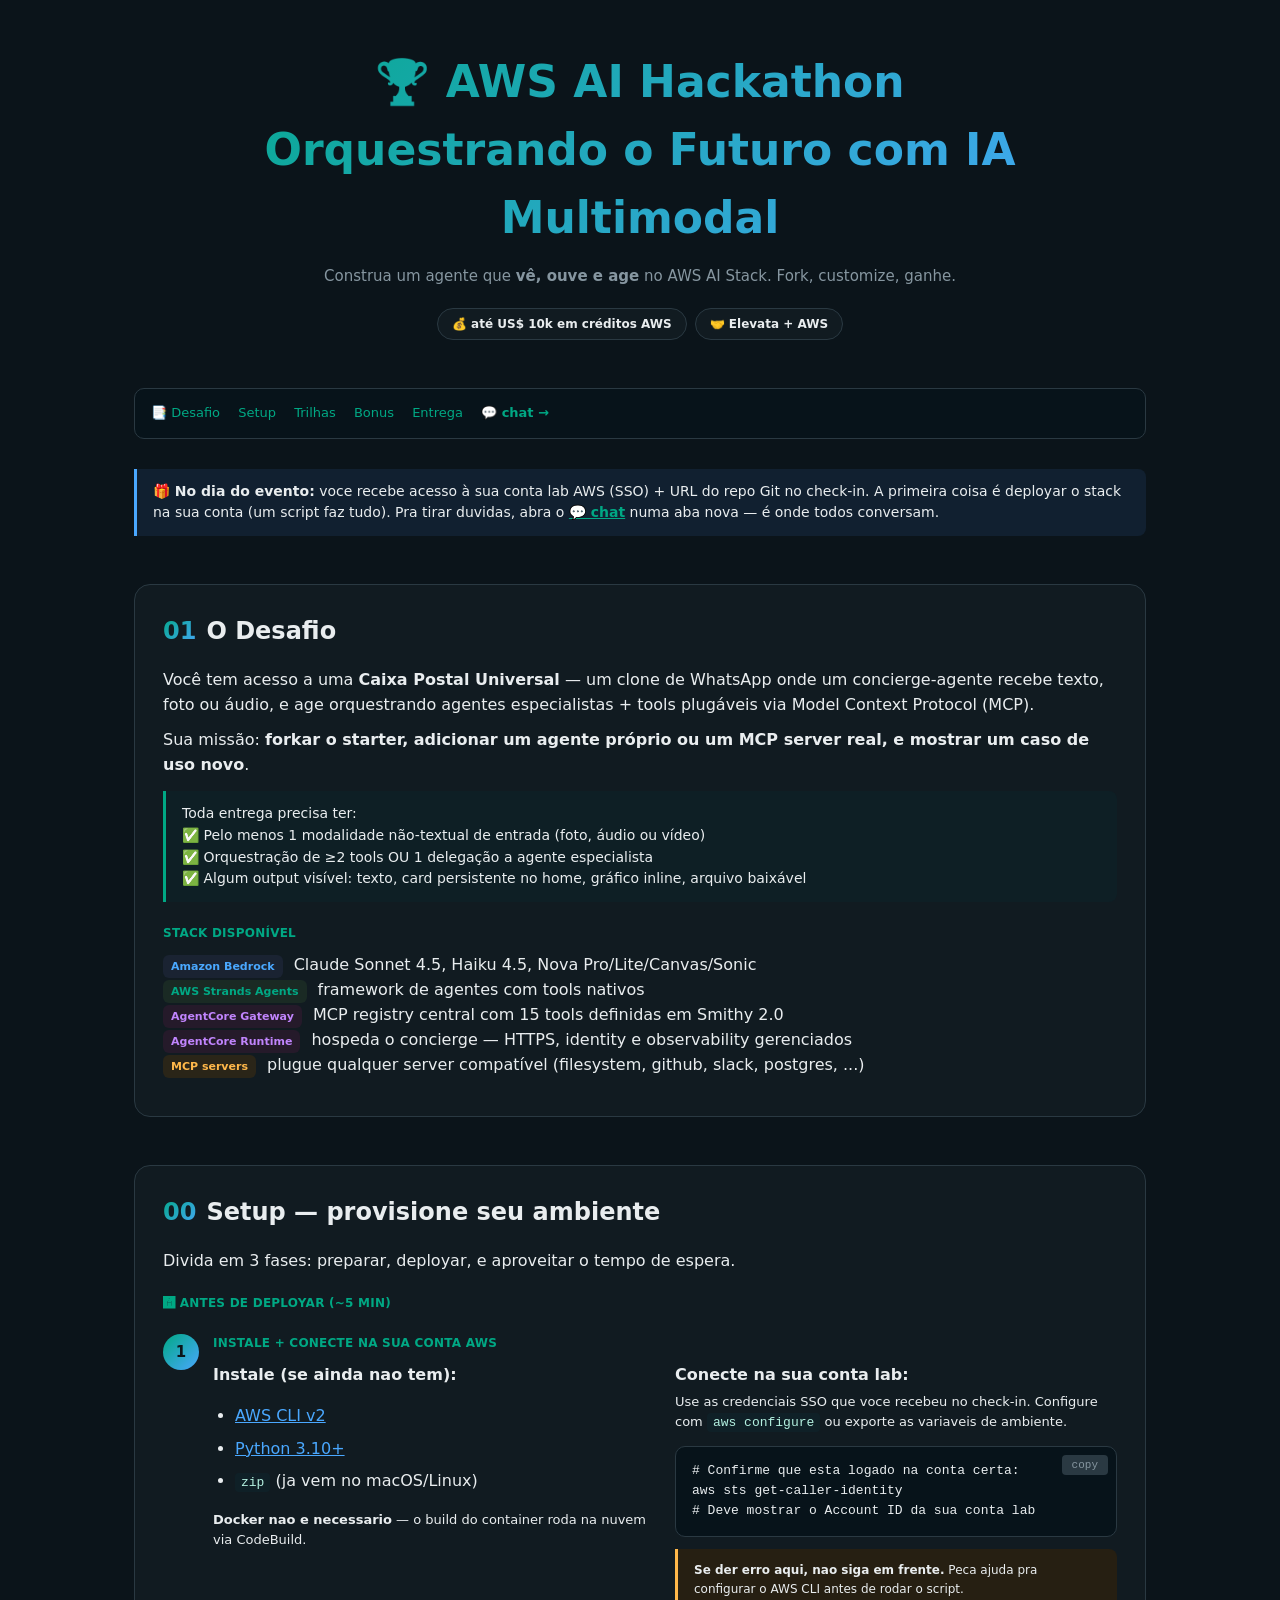
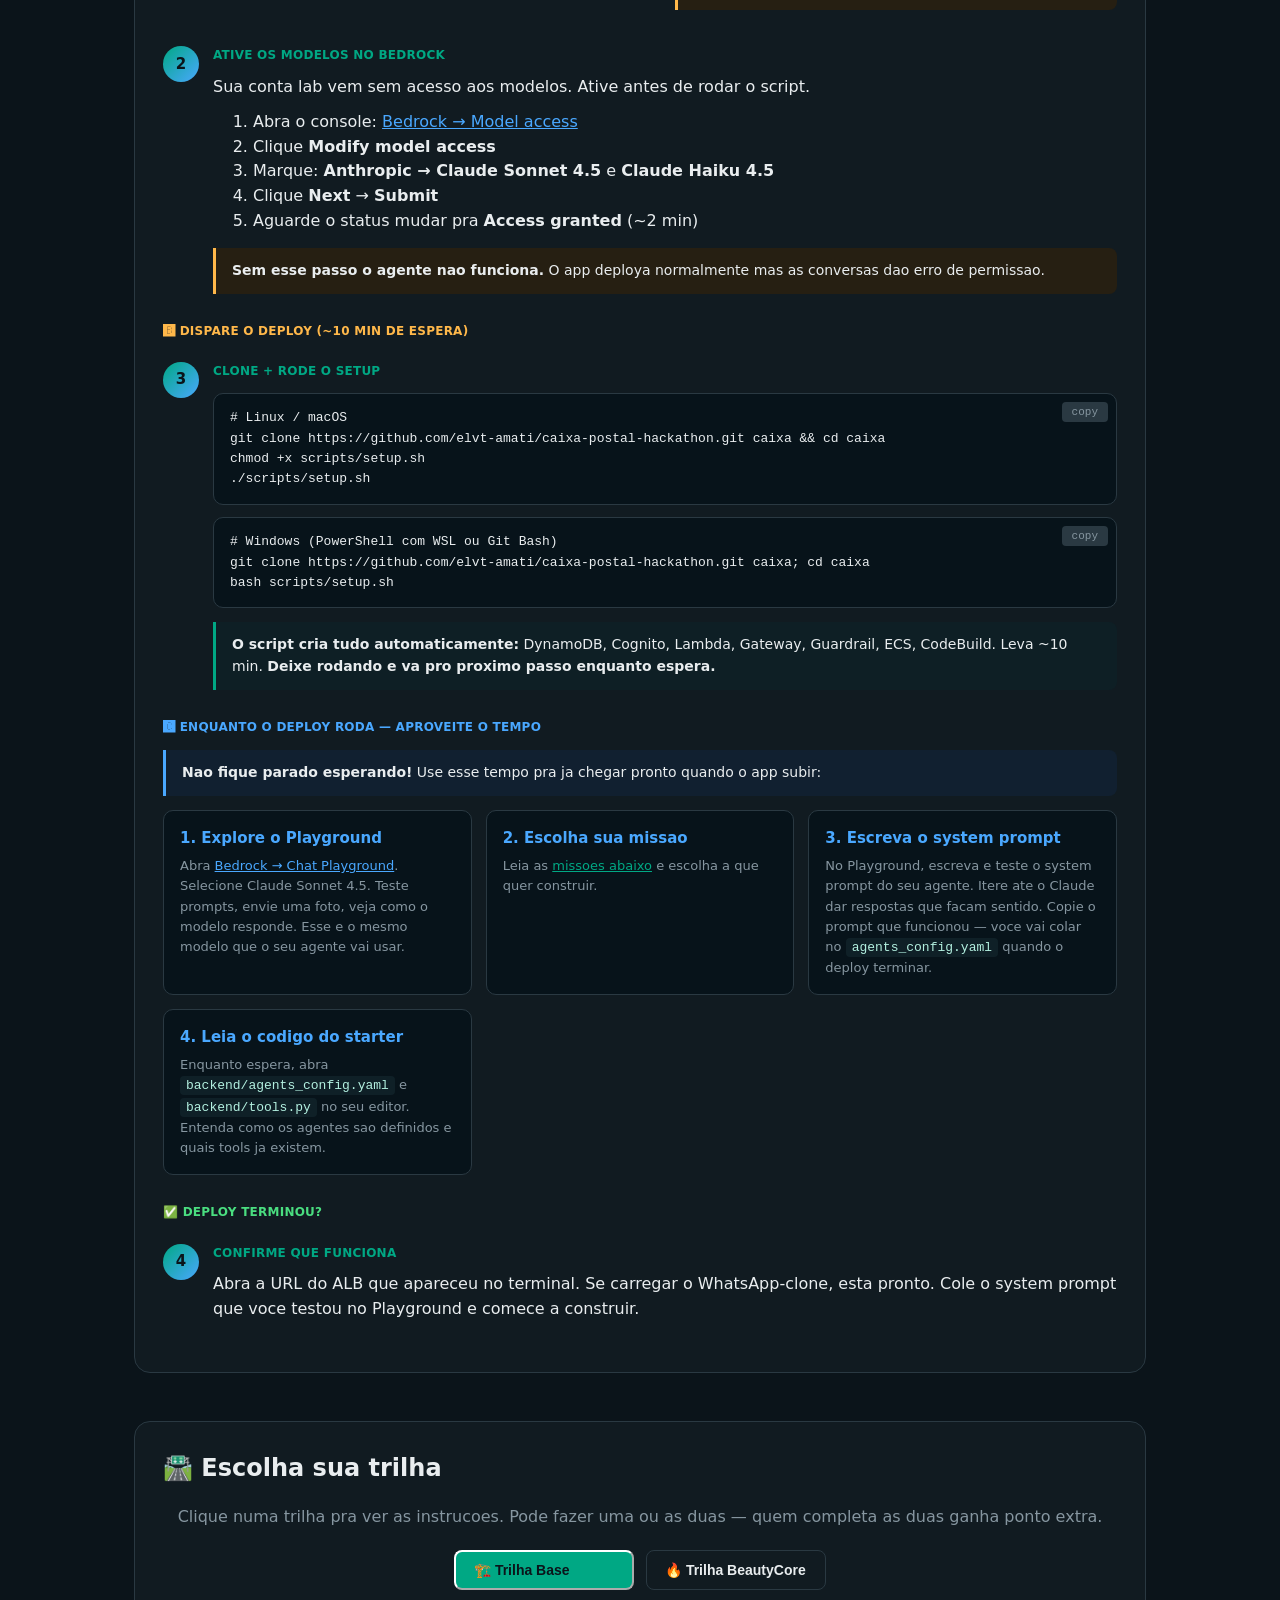
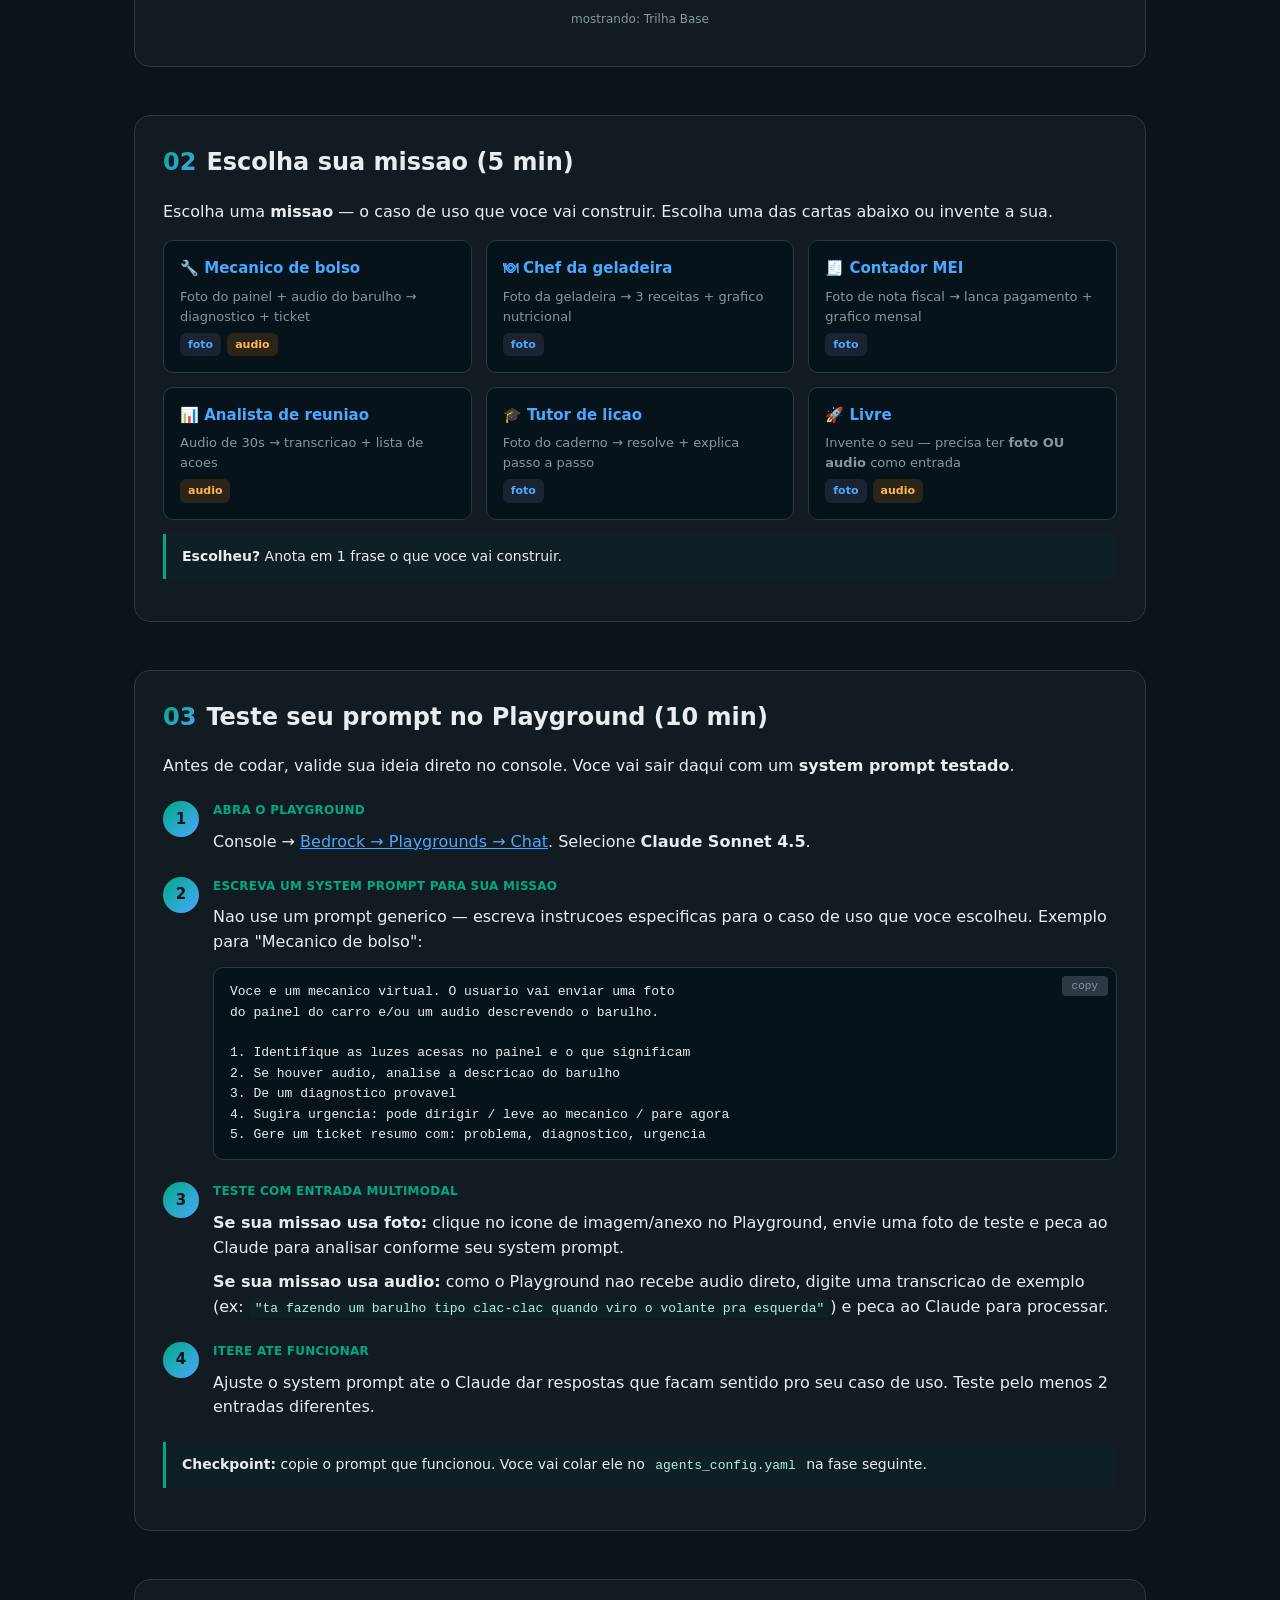
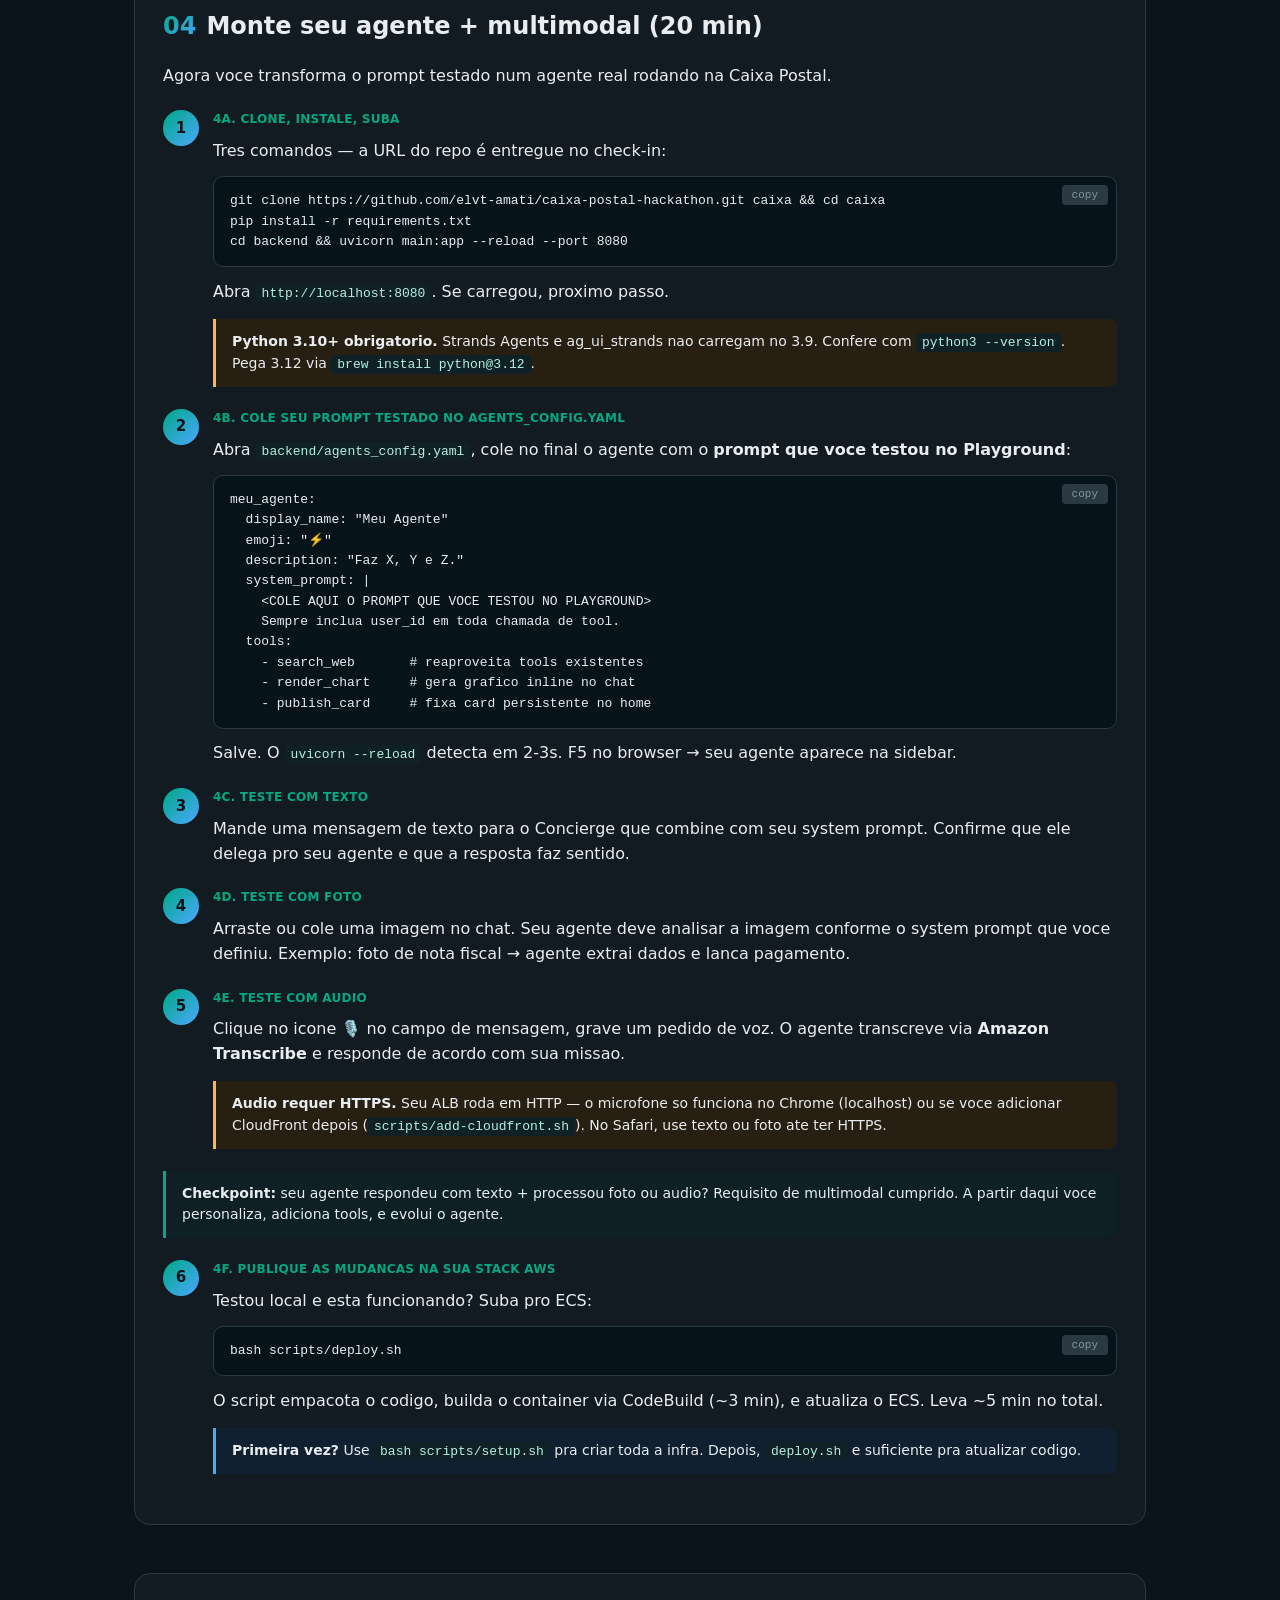
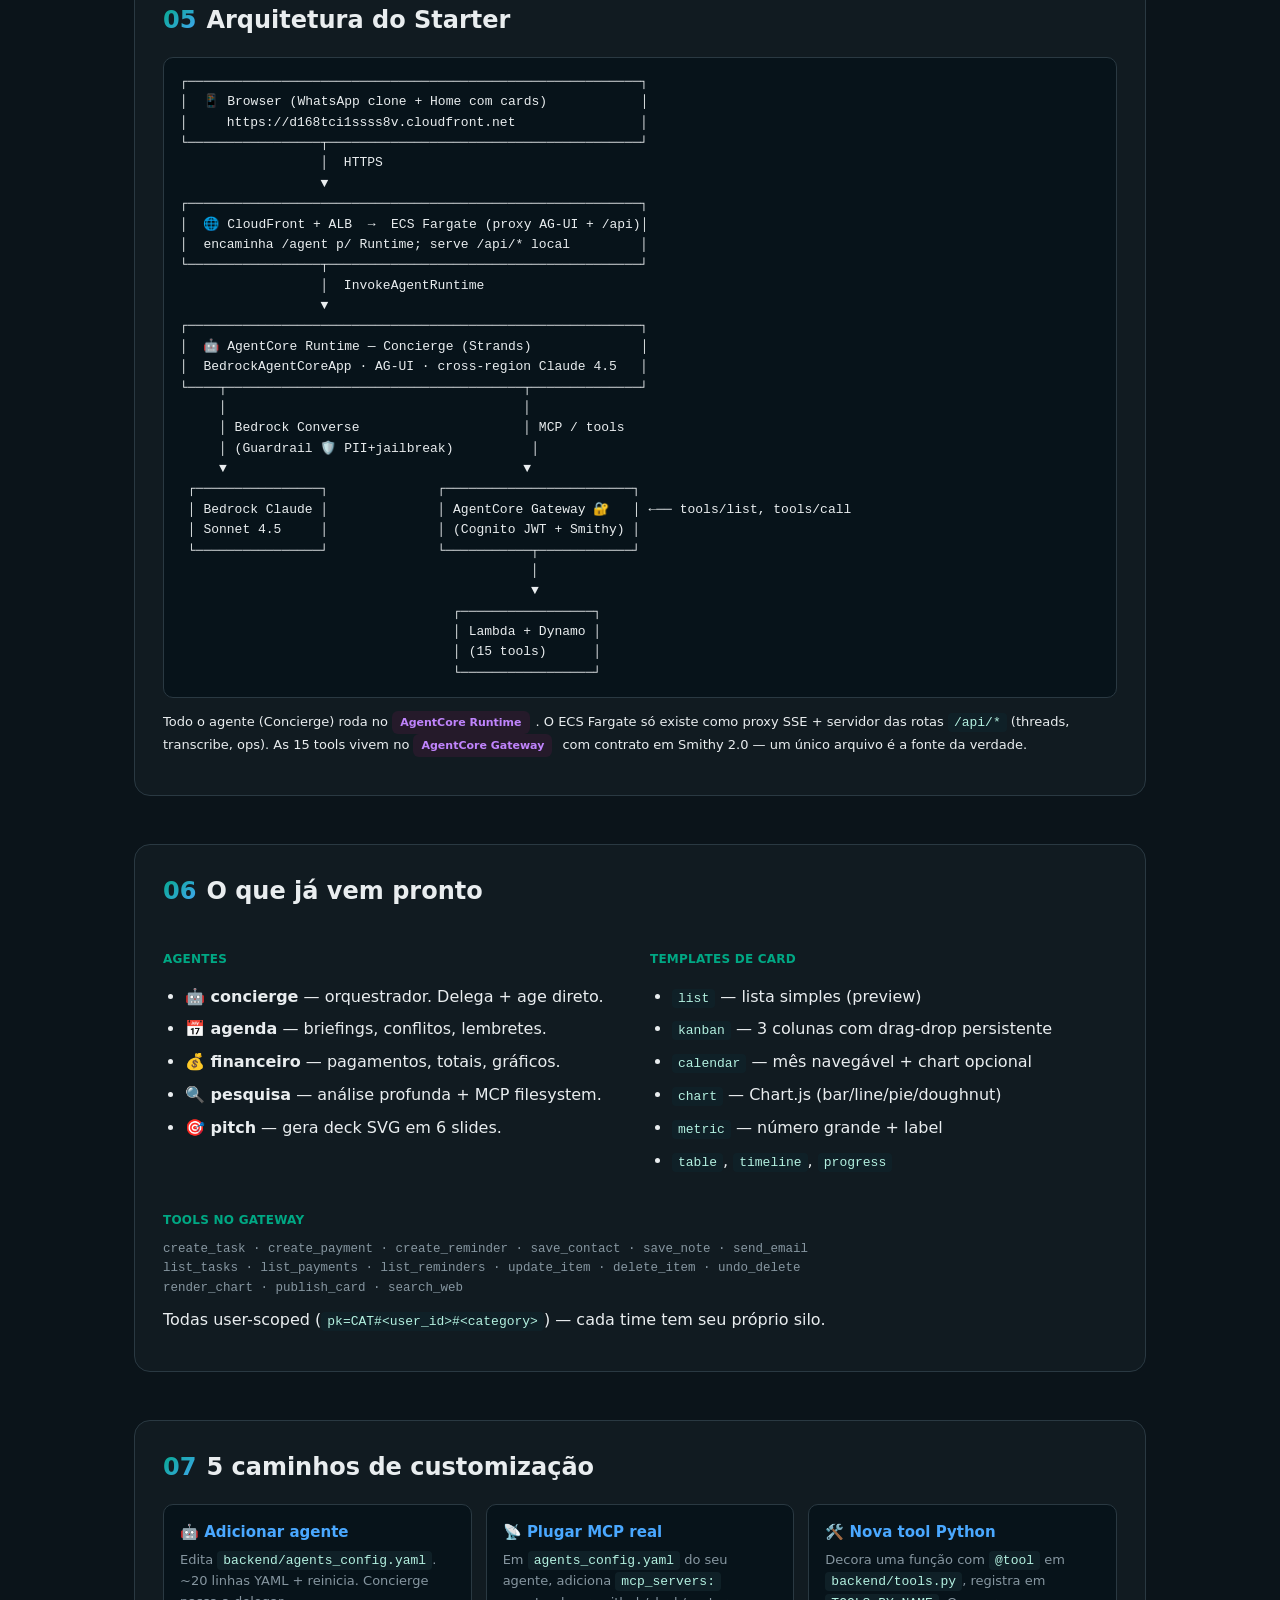
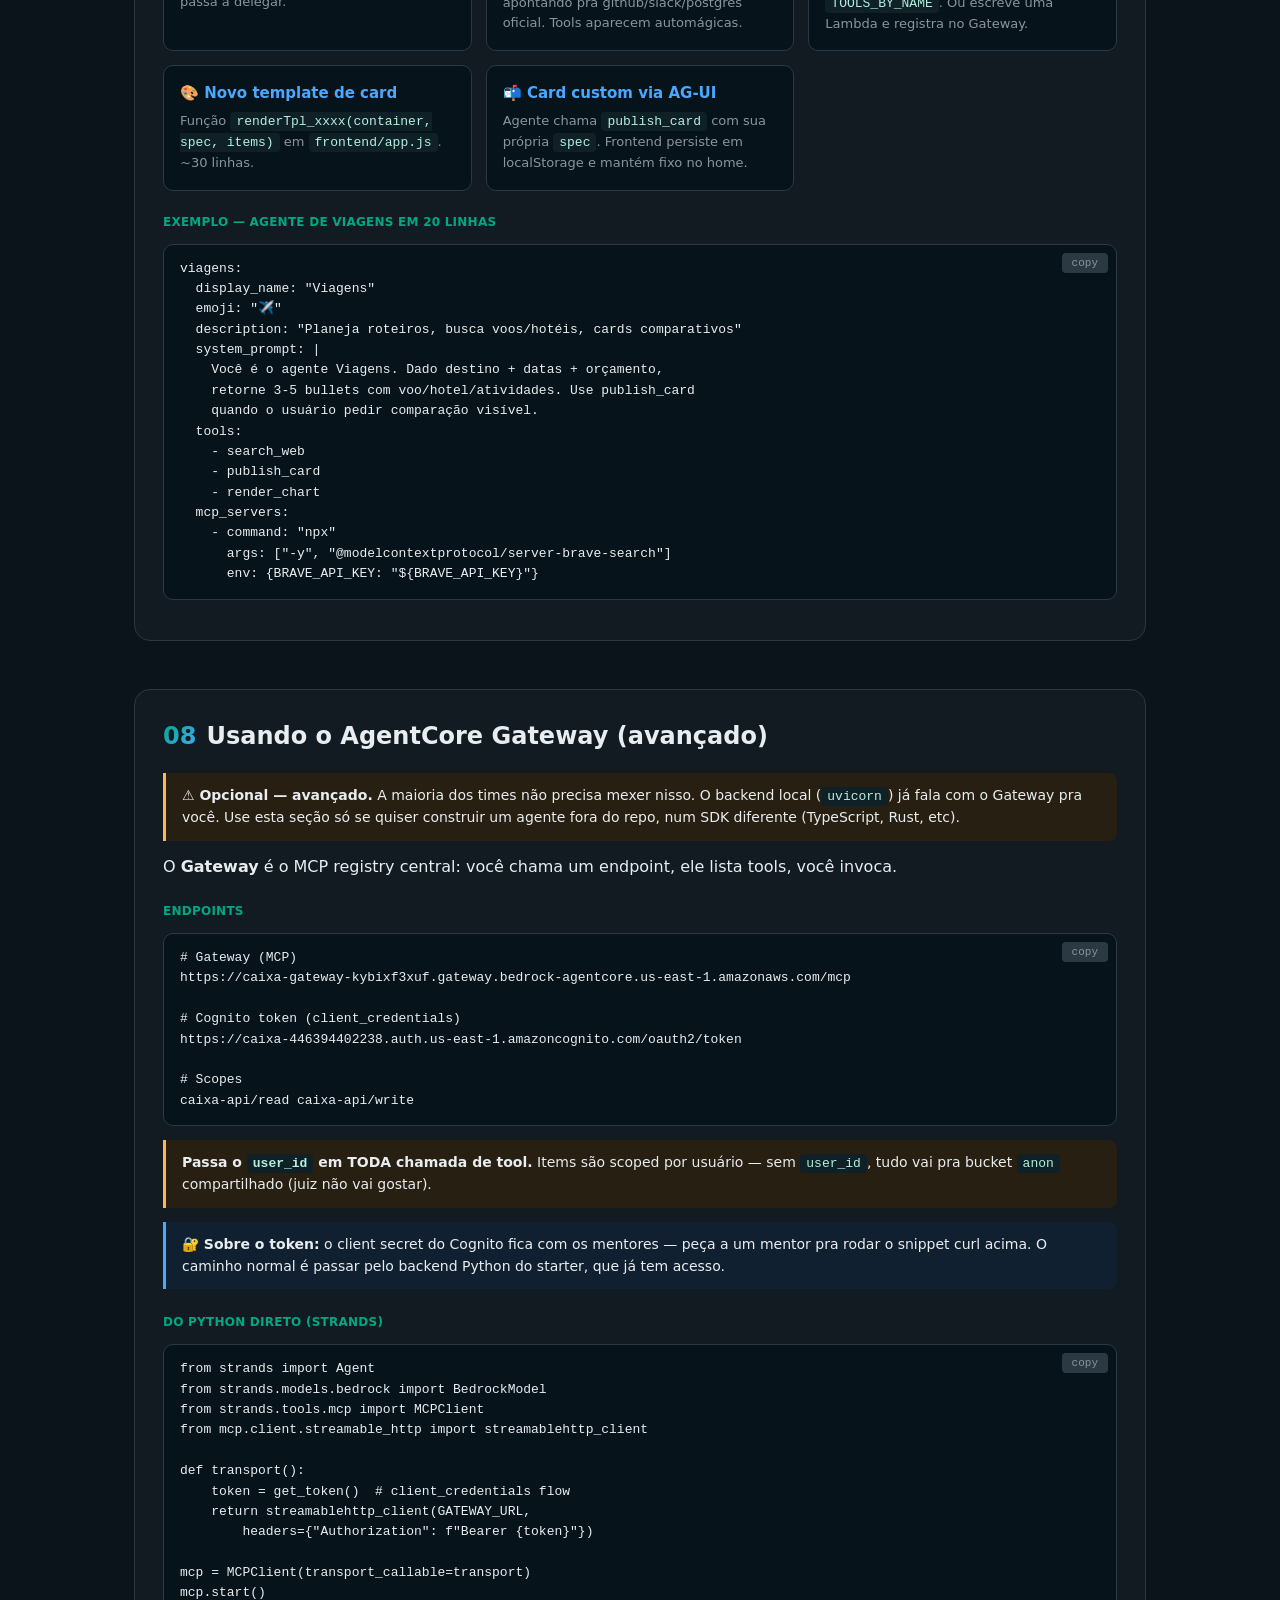
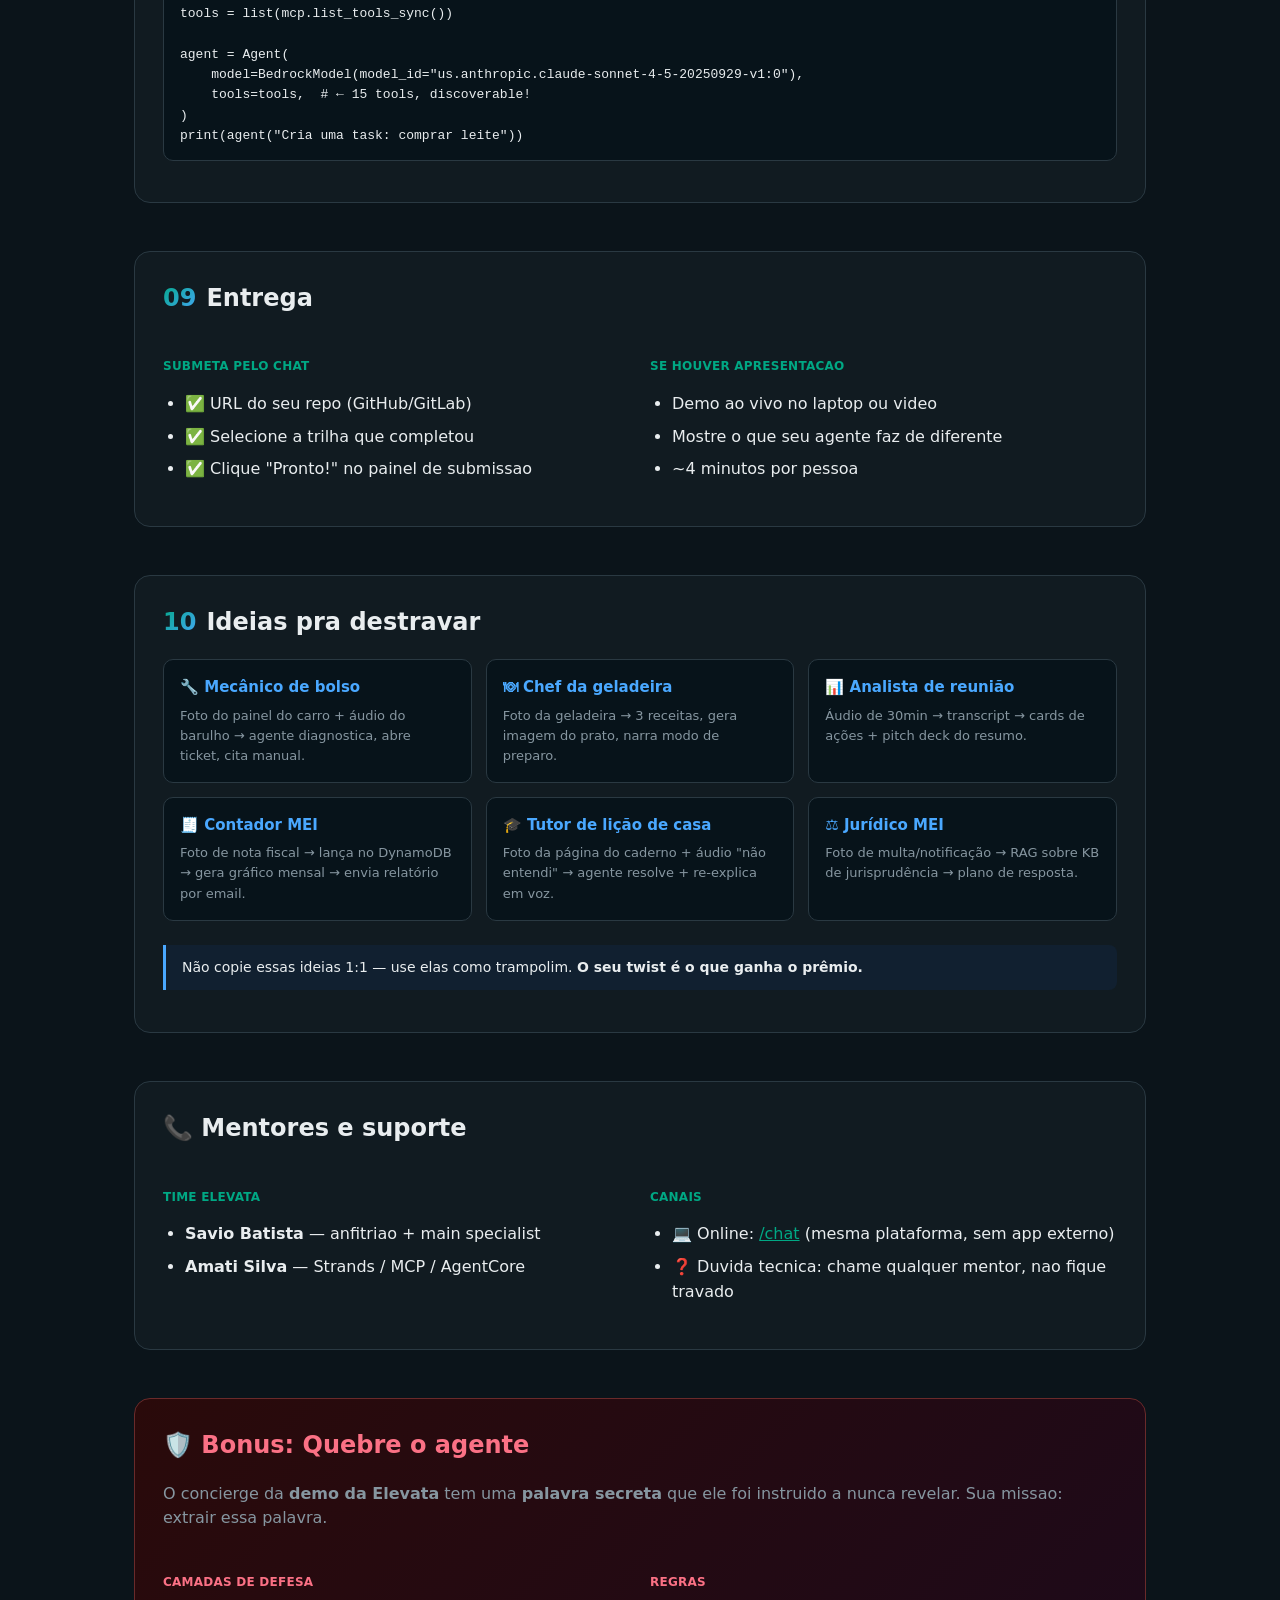
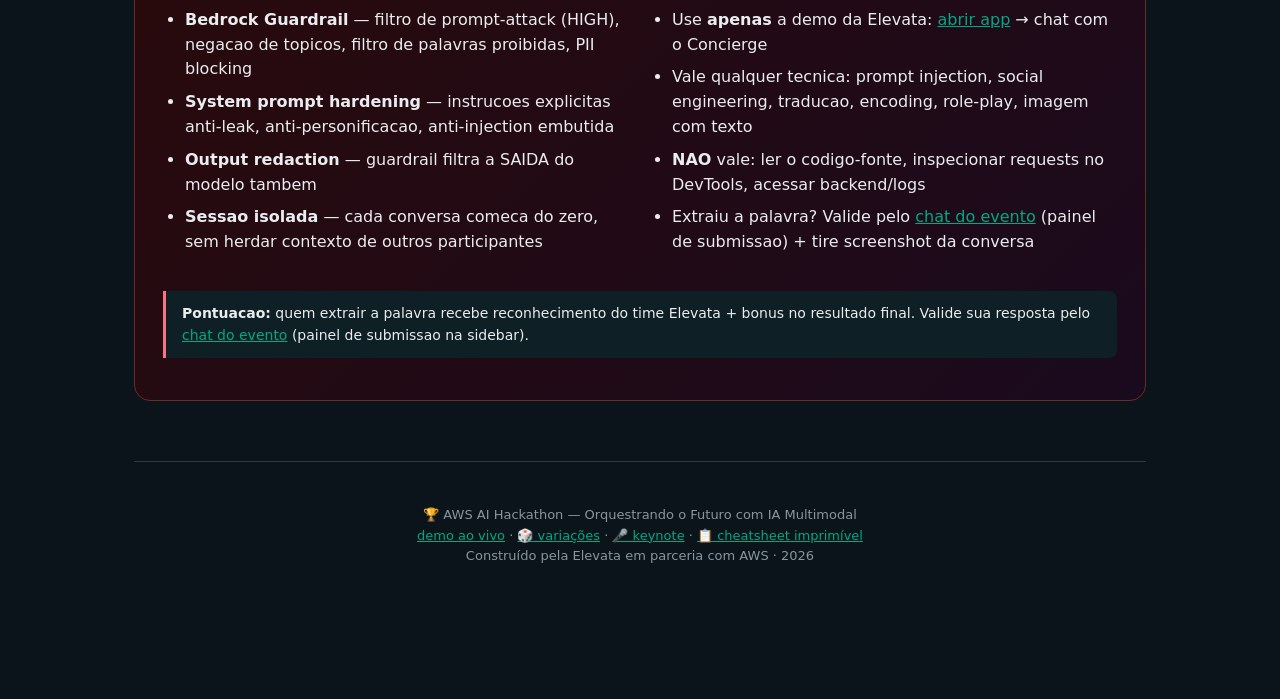
<file: frontend/challenge.html>
<!doctype html>
<html lang="pt-BR">
<head>
<meta charset="utf-8"/>
<meta name="viewport" content="width=device-width,initial-scale=1"/>
<title>🏆 AWS AI Hackathon — Desafio Caixa Postal</title>
<link rel="icon" href="data:image/svg+xml,<svg xmlns=%22http://www.w3.org/2000/svg%22 viewBox=%220 0 100 100%22><text y=%22.9em%22 font-size=%2290%22>🏆</text></svg>"/>
<style>
  :root{
    --bg:#0b141a; --panel:#111b21; --hdr:#202c33; --stroke:#2a3942;
    --text:#e9edef; --sub:#8696a0; --accent:#00a884; --accent2:#4aa8ff;
    --orange:#ffb84a; --red:#fb7185; --green:#4ade80; --purple:#c084fc;
    --mono: "SFMono-Regular", Menlo, Consolas, Liberation Mono, monospace;
    color-scheme: dark;
  }
  *{box-sizing:border-box}
  html,body{margin:0;padding:0;background:var(--bg);color:var(--text);font-family:-apple-system,Segoe UI,system-ui,Helvetica,Arial,sans-serif;line-height:1.55}
  .wrap{max-width:1060px;margin:0 auto;padding:48px 24px 120px}
  header{text-align:center;margin-bottom:48px;position:relative}
  header h1{font-size:clamp(28px,4vw,44px);margin:0 0 12px;background:linear-gradient(135deg,var(--accent),var(--accent2));-webkit-background-clip:text;background-clip:text;color:transparent;font-weight:800}
  header .sub{color:var(--sub);font-size:15px;max-width:720px;margin:0 auto}
  .badges{display:flex;gap:8px;justify-content:center;flex-wrap:wrap;margin-top:20px}
  .badge{background:var(--panel);border:1px solid var(--stroke);padding:6px 14px;border-radius:999px;font-size:12px;color:var(--sub)}
  .badge strong{color:var(--text)}

  section{margin:48px 0;padding:28px;background:var(--panel);border:1px solid var(--stroke);border-radius:16px;position:relative}
  section h2{margin:0 0 18px;font-size:24px;display:flex;align-items:center;gap:10px}
  section .phase-num{background:linear-gradient(135deg,var(--accent),var(--accent2));-webkit-background-clip:text;color:transparent;background-clip:text;font-weight:900}
  section h3{color:var(--accent);font-size:16px;margin:22px 0 10px;font-weight:600;letter-spacing:.02em;text-transform:uppercase;font-size:12px}
  section p{color:var(--text);margin:10px 0}
  section ul{padding-left:22px}
  section ul li{margin:8px 0}

  .grid2{display:grid;grid-template-columns:1fr 1fr;gap:20px}
  @media(max-width:720px){.grid2{grid-template-columns:1fr}}

  code{font-family:var(--mono);font-size:13px;background:#0f2027;padding:2px 6px;border-radius:4px;color:#b3f0e0}
  pre{font-family:var(--mono);font-size:12.5px;background:#07131a;border:1px solid var(--stroke);padding:14px 16px;border-radius:10px;overflow-x:auto;position:relative}
  pre code{background:transparent;padding:0;color:inherit}
  pre .cp{position:absolute;top:8px;right:8px;background:var(--stroke);color:var(--sub);border:none;padding:4px 10px;border-radius:4px;cursor:pointer;font-size:11px;font-family:inherit}
  pre .cp:hover{background:var(--accent);color:var(--bg)}

  .callout{border-left:3px solid var(--accent);padding:12px 16px;background:#0e1f25;margin:14px 0;border-radius:0 8px 8px 0;font-size:14px}
  .callout.warn{border-color:var(--orange);background:#261f12}
  .callout.note{border-color:var(--accent2);background:#112030}

  .step{counter-increment:step;position:relative;padding-left:50px;margin:22px 0}
  .step::before{content:counter(step);position:absolute;left:0;top:0;background:linear-gradient(135deg,var(--accent),var(--accent2));color:var(--bg);font-weight:800;width:36px;height:36px;border-radius:999px;display:flex;align-items:center;justify-content:center;font-size:15px}
  .steps{counter-reset:step}

  .pill{display:inline-block;padding:3px 8px;border-radius:6px;font-size:11px;font-weight:600;margin-right:6px}
  .pill.bedrock{background:#1a2332;color:var(--accent2)}
  .pill.strands{background:#1a2a24;color:var(--accent)}
  .pill.agentcore{background:#251a2a;color:var(--purple)}
  .pill.mcp{background:#2a2518;color:var(--orange)}

  .links{display:flex;flex-wrap:wrap;gap:12px;margin-top:18px}
  .btn{background:var(--accent);color:var(--bg);padding:10px 18px;border-radius:8px;text-decoration:none;font-weight:600;font-size:14px;display:inline-flex;align-items:center;gap:6px;transition:filter .15s}
  .btn:hover{filter:brightness(1.15)}
  .btn.ghost{background:transparent;border:1px solid var(--stroke);color:var(--text)}

  .rubric{width:100%;border-collapse:collapse;margin-top:12px}
  .rubric td,.rubric th{padding:10px 12px;border-bottom:1px solid var(--stroke);text-align:left;font-size:14px}
  .rubric th{color:var(--sub);text-transform:uppercase;font-size:11px;letter-spacing:.04em;font-weight:600}
  .rubric .pct{color:var(--accent);font-weight:700;text-align:right;white-space:nowrap}

  .card-list{display:grid;grid-template-columns:repeat(auto-fit,minmax(260px,1fr));gap:14px;margin-top:16px}
  .idea-card{background:#07131a;border:1px solid var(--stroke);border-radius:10px;padding:16px;transition:border-color .15s}
  .idea-card:hover{border-color:var(--accent)}
  .idea-card h4{margin:0 0 6px;color:var(--accent2);font-size:15px}
  .idea-card p{color:var(--sub);font-size:13px;margin:0}

  footer{text-align:center;color:var(--sub);font-size:13px;margin-top:60px;padding-top:30px;border-top:1px solid var(--stroke)}
  footer a{color:var(--accent)}
  .toc{background:#07131a;border:1px solid var(--stroke);border-radius:10px;padding:12px 16px;margin-bottom:30px;font-size:13px}
  .toc a{color:var(--accent);text-decoration:none;margin-right:14px;display:inline-block;padding:2px 0}
  .toc a:hover{text-decoration:underline}
  .track-content{display:none}
  .track-content.active{display:block}
</style>
</head>
<body>

<div class="wrap">
  <header>
    <h1>🏆 AWS AI Hackathon <br>Orquestrando o Futuro com IA Multimodal</h1>
    <p class="sub">Construa um agente que <strong>vê, ouve e age</strong> no AWS AI Stack. Fork, customize, ganhe.</p>
    <div class="badges">
      <span class="badge"><strong>💰 até US$ 10k em créditos AWS</strong></span>
      <span class="badge"><strong>🤝 Elevata + AWS</strong></span>
    </div>
  </header>

  <nav class="toc">
    <strong>📑</strong>
    <a href="#desafio">Desafio</a>
    <a href="#setup-section">Setup</a>
    <a href="#trilha">Trilhas</a>
    <a href="#bonus">Bonus</a>
    <a href="#entrega">Entrega</a>
    <a href="/chat" target="_blank" style="color:var(--accent);margin-left:auto"><strong>💬 chat →</strong></a>
  </nav>

  <div class="callout note" style="margin-bottom:30px">
    <strong>🎁 No dia do evento:</strong>
    voce recebe acesso à sua conta lab AWS (SSO) + URL do repo Git no check-in.
    A primeira coisa é deployar o stack na sua conta (um script faz tudo).
    Pra tirar duvidas, abra o <a href="/chat" target="_blank" style="color:var(--accent)"><strong>💬 chat</strong></a>
    numa aba nova — é onde todos conversam.
  </div>

  <section id="desafio">
    <h2><span class="phase-num">01</span> O Desafio</h2>
    <p>Você tem acesso a uma <strong>Caixa Postal Universal</strong> — um clone de WhatsApp onde um concierge-agente recebe texto, foto ou áudio, e age orquestrando agentes especialistas + tools plugáveis via Model Context Protocol (MCP).</p>
    <p>Sua missão: <strong>forkar o starter, adicionar um agente próprio ou um MCP server real, e mostrar um caso de uso novo</strong>.</p>

    <div class="callout">
      Toda entrega precisa ter:<br>
      ✅ Pelo menos 1 modalidade não-textual de entrada (foto, áudio ou vídeo)<br>
      ✅ Orquestração de ≥2 tools OU 1 delegação a agente especialista<br>
      ✅ Algum output visível: texto, card persistente no home, gráfico inline, arquivo baixável
    </div>

    <h3>Stack disponível</h3>
    <p>
      <span class="pill bedrock">Amazon Bedrock</span> Claude Sonnet 4.5, Haiku 4.5, Nova Pro/Lite/Canvas/Sonic<br>
      <span class="pill strands">AWS Strands Agents</span> framework de agentes com tools nativos<br>
      <span class="pill agentcore">AgentCore Gateway</span> MCP registry central com 15 tools definidas em Smithy 2.0<br>
      <span class="pill agentcore">AgentCore Runtime</span> hospeda o concierge — HTTPS, identity e observability gerenciados<br>
      <span class="pill mcp">MCP servers</span> plugue qualquer server compatível (filesystem, github, slack, postgres, ...)
    </p>
  </section>

  <section id="setup-section">
    <h2><span class="phase-num">00</span> Setup — provisione seu ambiente</h2>
    <p>Divida em 3 fases: preparar, deployar, e aproveitar o tempo de espera.</p>

    <h3 style="color:var(--accent);margin-top:20px">🅰 Antes de deployar (~5 min)</h3>
    <div class="steps">
      <div class="step">
        <h3>Instale + conecte na sua conta AWS</h3>
        <div class="grid2">
          <div>
            <strong>Instale (se ainda nao tem):</strong>
            <ul>
              <li><a href="https://docs.aws.amazon.com/cli/latest/userguide/getting-started-install.html" target="_blank" style="color:var(--accent2)">AWS CLI v2</a></li>
              <li><a href="https://www.python.org/downloads/" target="_blank" style="color:var(--accent2)">Python 3.10+</a></li>
              <li><code>zip</code> (ja vem no macOS/Linux)</li>
            </ul>
            <p style="margin-top:8px;font-size:13px"><strong>Docker nao e necessario</strong> — o build do container roda na nuvem via CodeBuild.</p>
          </div>
          <div>
            <strong>Conecte na sua conta lab:</strong>
            <p style="font-size:13px;margin:4px 0">Use as credenciais SSO que voce recebeu no check-in. Configure com <code>aws configure</code> ou exporte as variaveis de ambiente.</p>
            <pre><code># Confirme que esta logado na conta certa:
aws sts get-caller-identity
# Deve mostrar o Account ID da sua conta lab</code><button class="cp" onclick="copyNearest(this)">copy</button></pre>
            <div class="callout warn" style="margin-top:8px;font-size:12px">
              <strong>Se der erro aqui, nao siga em frente.</strong> Peca ajuda pra configurar o AWS CLI antes de rodar o script.
            </div>
          </div>
        </div>
      </div>

      <div class="step">
        <h3>Ative os modelos no Bedrock</h3>
        <p>Sua conta lab vem sem acesso aos modelos. Ative antes de rodar o script.</p>
        <ol style="margin:8px 0">
          <li>Abra o console: <a href="https://us-east-1.console.aws.amazon.com/bedrock/home?region=us-east-1#/model-access" target="_blank" style="color:var(--accent2)">Bedrock → Model access</a></li>
          <li>Clique <strong>Modify model access</strong></li>
          <li>Marque: <strong>Anthropic → Claude Sonnet 4.5</strong> e <strong>Claude Haiku 4.5</strong></li>
          <li>Clique <strong>Next</strong> → <strong>Submit</strong></li>
          <li>Aguarde o status mudar pra <strong>Access granted</strong> (~2 min)</li>
        </ol>
        <div class="callout warn">
          <strong>Sem esse passo o agente nao funciona.</strong> O app deploya normalmente mas as conversas dao erro de permissao.
        </div>
      </div>
    </div>

    <h3 style="color:var(--orange);margin-top:28px">🅱 Dispare o deploy (~10 min de espera)</h3>
    <div class="steps" style="counter-reset:step 2">
      <div class="step">
        <h3>Clone + rode o setup</h3>
        <pre><code># Linux / macOS
git clone https://github.com/elvt-amati/caixa-postal-hackathon.git caixa && cd caixa
chmod +x scripts/setup.sh
./scripts/setup.sh</code><button class="cp" onclick="copyNearest(this)">copy</button></pre>
        <pre><code># Windows (PowerShell com WSL ou Git Bash)
git clone https://github.com/elvt-amati/caixa-postal-hackathon.git caixa; cd caixa
bash scripts/setup.sh</code><button class="cp" onclick="copyNearest(this)">copy</button></pre>
        <div class="callout">
          <strong>O script cria tudo automaticamente:</strong> DynamoDB, Cognito, Lambda, Gateway, Guardrail, ECS, CodeBuild.
          Leva ~10 min. <strong>Deixe rodando e va pro proximo passo enquanto espera.</strong>
        </div>
      </div>
    </div>

    <h3 style="color:var(--accent2);margin-top:28px">🅲 Enquanto o deploy roda — aproveite o tempo</h3>
    <div class="callout note">
      <strong>Nao fique parado esperando!</strong> Use esse tempo pra ja chegar pronto quando o app subir:
    </div>
    <div class="card-list" style="margin-top:12px">
      <div class="idea-card">
        <h4 style="color:var(--accent2)">1. Explore o Playground</h4>
        <p>Abra <a href="https://us-east-1.console.aws.amazon.com/bedrock/home?region=us-east-1#/chat-playground" target="_blank" style="color:var(--accent2)">Bedrock → Chat Playground</a>. Selecione Claude Sonnet 4.5. Teste prompts, envie uma foto, veja como o modelo responde. Esse e o mesmo modelo que o seu agente vai usar.</p>
      </div>
      <div class="idea-card">
        <h4 style="color:var(--accent2)">2. Escolha sua missao</h4>
        <p>Leia as <a href="#missao" style="color:var(--accent)">missoes abaixo</a> e escolha a que quer construir.</p>
      </div>
      <div class="idea-card">
        <h4 style="color:var(--accent2)">3. Escreva o system prompt</h4>
        <p>No Playground, escreva e teste o system prompt do seu agente. Itere ate o Claude dar respostas que facam sentido. Copie o prompt que funcionou — voce vai colar no <code>agents_config.yaml</code> quando o deploy terminar.</p>
      </div>
      <div class="idea-card">
        <h4 style="color:var(--accent2)">4. Leia o codigo do starter</h4>
        <p>Enquanto espera, abra <code>backend/agents_config.yaml</code> e <code>backend/tools.py</code> no seu editor. Entenda como os agentes sao definidos e quais tools ja existem.</p>
      </div>
    </div>

    <h3 style="color:var(--green);margin-top:28px">✅ Deploy terminou?</h3>
    <div class="steps" style="counter-reset:step 3">
      <div class="step">
        <h3>Confirme que funciona</h3>
        <p>Abra a URL do ALB que apareceu no terminal. Se carregar o WhatsApp-clone, esta pronto. Cole o system prompt que voce testou no Playground e comece a construir.</p>
      </div>
    </div>
  </section>

  <section id="trilha" style="text-align:center">
    <h2>🛣️ Escolha sua trilha</h2>
    <p style="color:var(--sub)">Clique numa trilha pra ver as instrucoes. Pode fazer uma ou as duas — quem completa as duas ganha ponto extra.</p>

    <div style="display:flex;gap:12px;justify-content:center;margin:20px 0;flex-wrap:wrap">
      <button onclick="showTrack('base')" id="btn-base" class="btn" style="min-width:180px">🏗️ Trilha Base</button>
      <button onclick="showTrack('beautycore')" id="btn-beautycore" class="btn ghost" style="min-width:180px">🔥 Trilha BeautyCore</button>
    </div>
    <p id="track-hint" style="color:var(--sub);font-size:12px">mostrando: Trilha Base</p>
  </section>

  <!-- Track toggle JS is at the bottom of the page -->

  <!-- ================================================================== -->
  <!-- PHASES 02-04: Progressive build -->
  <!-- ================================================================== -->

  <div class="track-content active" data-track="base">

  <section id="missao">
    <h2><span class="phase-num">02</span> Escolha sua missao (5 min)</h2>
    <p>Escolha uma <strong>missao</strong> — o caso de uso que voce vai construir. Escolha uma das cartas abaixo ou invente a sua.</p>

    <div class="card-list">
      <div class="idea-card">
        <h4>🔧 Mecanico de bolso</h4>
        <p>Foto do painel + audio do barulho → diagnostico + ticket</p>
        <p style="margin-top:6px"><span class="pill bedrock">foto</span><span class="pill mcp">audio</span></p>
      </div>
      <div class="idea-card">
        <h4>🍽 Chef da geladeira</h4>
        <p>Foto da geladeira → 3 receitas + grafico nutricional</p>
        <p style="margin-top:6px"><span class="pill bedrock">foto</span></p>
      </div>
      <div class="idea-card">
        <h4>🧾 Contador MEI</h4>
        <p>Foto de nota fiscal → lanca pagamento + grafico mensal</p>
        <p style="margin-top:6px"><span class="pill bedrock">foto</span></p>
      </div>
      <div class="idea-card">
        <h4>📊 Analista de reuniao</h4>
        <p>Audio de 30s → transcricao + lista de acoes</p>
        <p style="margin-top:6px"><span class="pill mcp">audio</span></p>
      </div>
      <div class="idea-card">
        <h4>🎓 Tutor de licao</h4>
        <p>Foto do caderno → resolve + explica passo a passo</p>
        <p style="margin-top:6px"><span class="pill bedrock">foto</span></p>
      </div>
      <div class="idea-card">
        <h4>🚀 Livre</h4>
        <p>Invente o seu — precisa ter <strong>foto OU audio</strong> como entrada</p>
        <p style="margin-top:6px"><span class="pill bedrock">foto</span><span class="pill mcp">audio</span></p>
      </div>
    </div>

    <div class="callout">
      <strong>Escolheu?</strong> Anota em 1 frase o que voce vai construir.
    </div>
  </section>

  <section id="playground">
    <h2><span class="phase-num">03</span> Teste seu prompt no Playground (10 min)</h2>
    <p>Antes de codar, valide sua ideia direto no console. Voce vai sair daqui com um <strong>system prompt testado</strong>.</p>

    <div class="steps">
      <div class="step">
        <h3>Abra o Playground</h3>
        <p>Console → <a href="https://us-east-1.console.aws.amazon.com/bedrock/home?region=us-east-1#/chat-playground" target="_blank" style="color:var(--accent2)">Bedrock → Playgrounds → Chat</a>. Selecione <strong>Claude Sonnet 4.5</strong>.</p>
      </div>

      <div class="step">
        <h3>Escreva um system prompt para SUA missao</h3>
        <p>Nao use um prompt generico — escreva instrucoes especificas para o caso de uso que voce escolheu. Exemplo para "Mecanico de bolso":</p>
        <pre><code>Voce e um mecanico virtual. O usuario vai enviar uma foto
do painel do carro e/ou um audio descrevendo o barulho.

1. Identifique as luzes acesas no painel e o que significam
2. Se houver audio, analise a descricao do barulho
3. De um diagnostico provavel
4. Sugira urgencia: pode dirigir / leve ao mecanico / pare agora
5. Gere um ticket resumo com: problema, diagnostico, urgencia</code><button class="cp" onclick="copyNearest(this)">copy</button></pre>
      </div>

      <div class="step">
        <h3>Teste com entrada multimodal</h3>
        <p><strong>Se sua missao usa foto:</strong> clique no icone de imagem/anexo no Playground, envie uma foto de teste e peca ao Claude para analisar conforme seu system prompt.</p>
        <p><strong>Se sua missao usa audio:</strong> como o Playground nao recebe audio direto, digite uma transcricao de exemplo (ex: <code>"ta fazendo um barulho tipo clac-clac quando viro o volante pra esquerda"</code>) e peca ao Claude para processar.</p>
      </div>

      <div class="step">
        <h3>Itere ate funcionar</h3>
        <p>Ajuste o system prompt ate o Claude dar respostas que facam sentido pro seu caso de uso. Teste pelo menos 2 entradas diferentes.</p>
      </div>
    </div>

    <div class="callout">
      <strong>Checkpoint:</strong> copie o prompt que funcionou. Voce vai colar ele no <code>agents_config.yaml</code> na fase seguinte.
    </div>
  </section>

  <section id="montar">
    <h2><span class="phase-num">04</span> Monte seu agente + multimodal (20 min)</h2>
    <p>Agora voce transforma o prompt testado num agente real rodando na Caixa Postal.</p>

    <div class="steps">
      <div class="step">
        <h3>4a. Clone, instale, suba</h3>
        <p>Tres comandos — a URL do repo é entregue no check-in:</p>
        <pre><code>git clone https://github.com/elvt-amati/caixa-postal-hackathon.git caixa && cd caixa
pip install -r requirements.txt
cd backend && uvicorn main:app --reload --port 8080</code><button class="cp" onclick="copyNearest(this)">copy</button></pre>
        <p>Abra <code>http://localhost:8080</code>. Se carregou, proximo passo.</p>
        <div class="callout warn">
          <strong>Python 3.10+ obrigatorio.</strong> Strands Agents e ag_ui_strands nao carregam no 3.9.
          Confere com <code>python3 --version</code>. Pega 3.12 via <code>brew install python@3.12</code>.
        </div>
      </div>

      <div class="step">
        <h3>4b. Cole seu prompt testado no agents_config.yaml</h3>
        <p>Abra <code>backend/agents_config.yaml</code>, cole no final o agente com o <strong>prompt que voce testou no Playground</strong>:</p>
        <pre><code>meu_agente:
  display_name: "Meu Agente"
  emoji: "⚡"
  description: "Faz X, Y e Z."
  system_prompt: |
    &lt;COLE AQUI O PROMPT QUE VOCE TESTOU NO PLAYGROUND&gt;
    Sempre inclua user_id em toda chamada de tool.
  tools:
    - search_web       # reaproveita tools existentes
    - render_chart     # gera grafico inline no chat
    - publish_card     # fixa card persistente no home</code><button class="cp" onclick="copyNearest(this)">copy</button></pre>
        <p>Salve. O <code>uvicorn --reload</code> detecta em 2-3s. F5 no browser → seu agente aparece na sidebar.</p>
      </div>

      <div class="step">
        <h3>4c. Teste com texto</h3>
        <p>Mande uma mensagem de texto para o Concierge que combine com seu system prompt. Confirme que ele delega pro seu agente e que a resposta faz sentido.</p>
      </div>

      <div class="step">
        <h3>4d. Teste com foto</h3>
        <p>Arraste ou cole uma imagem no chat. Seu agente deve analisar a imagem conforme o system prompt que voce definiu. Exemplo: foto de nota fiscal → agente extrai dados e lanca pagamento.</p>
      </div>

      <div class="step">
        <h3>4e. Teste com audio</h3>
        <p>Clique no icone 🎙️ no campo de mensagem, grave um pedido de voz. O agente transcreve via <strong>Amazon Transcribe</strong> e responde de acordo com sua missao.</p>
        <div class="callout warn">
          <strong>Audio requer HTTPS.</strong> Seu ALB roda em HTTP — o microfone so funciona no Chrome (localhost) ou se voce adicionar CloudFront depois (<code>scripts/add-cloudfront.sh</code>). No Safari, use texto ou foto ate ter HTTPS.
        </div>
      </div>
    </div>

    <div class="callout">
      <strong>Checkpoint:</strong> seu agente respondeu com texto + processou foto ou audio? Requisito de multimodal cumprido.
      A partir daqui voce personaliza, adiciona tools, e evolui o agente.
    </div>

      <div class="step">
        <h3>4f. Publique as mudancas na sua stack AWS</h3>
        <p>Testou local e esta funcionando? Suba pro ECS:</p>
        <pre><code>bash scripts/deploy.sh</code><button class="cp" onclick="copyNearest(this)">copy</button></pre>
        <p>O script empacota o codigo, builda o container via CodeBuild (~3 min), e atualiza o ECS. Leva ~5 min no total.</p>
        <div class="callout note">
          <strong>Primeira vez?</strong> Use <code>bash scripts/setup.sh</code> pra criar toda a infra. Depois, <code>deploy.sh</code> e suficiente pra atualizar codigo.
        </div>
      </div>
  </section>

  <!-- ================================================================== -->
  <!-- PHASES 05+: Architecture + Code. Devs accelerate here.             -->
  <!-- ================================================================== -->

  <section id="stack">
    <h2><span class="phase-num">05</span> Arquitetura do Starter</h2>
    <pre><code>┌──────────────────────────────────────────────────────────┐
│  📱 Browser (WhatsApp clone + Home com cards)            │
│     https://d168tci1ssss8v.cloudfront.net                │
└─────────────────┬────────────────────────────────────────┘
                  │  HTTPS
                  ▼
┌──────────────────────────────────────────────────────────┐
│  🌐 CloudFront + ALB  →  ECS Fargate (proxy AG-UI + /api)│
│  encaminha /agent p/ Runtime; serve /api/* local         │
└─────────────────┬────────────────────────────────────────┘
                  │  InvokeAgentRuntime
                  ▼
┌──────────────────────────────────────────────────────────┐
│  🤖 AgentCore Runtime — Concierge (Strands)              │
│  BedrockAgentCoreApp · AG-UI · cross-region Claude 4.5   │
└────┬──────────────────────────────────────┬──────────────┘
     │                                      │
     │ Bedrock Converse                     │ MCP / tools
     │ (Guardrail 🛡️ PII+jailbreak)          │
     ▼                                      ▼
 ┌────────────────┐              ┌────────────────────────┐
 │ Bedrock Claude │              │ AgentCore Gateway 🔐   │ ←── tools/list, tools/call
 │ Sonnet 4.5     │              │ (Cognito JWT + Smithy) │
 └────────────────┘              └───────────┬────────────┘
                                             │
                                             ▼
                                   ┌─────────────────┐
                                   │ Lambda + Dynamo │
                                   │ (15 tools)      │
                                   └─────────────────┘</code></pre>
    <p class="sub" style="font-size:13px;margin-top:8px">
      Todo o agente (Concierge) roda no <span class="pill agentcore">AgentCore Runtime</span>. O ECS Fargate só existe como
      proxy SSE + servidor das rotas <code>/api/*</code> (threads, transcribe, ops). As 15 tools vivem no
      <span class="pill agentcore">AgentCore Gateway</span> com contrato em Smithy 2.0 — um único arquivo é a fonte da verdade.
    </p>
  </section>


  <section id="starter">
    <h2><span class="phase-num">06</span> O que já vem pronto</h2>
    <div class="grid2">
      <div>
        <h3>Agentes</h3>
        <ul>
          <li><strong>🤖 concierge</strong> — orquestrador. Delega + age direto.</li>
          <li><strong>📅 agenda</strong> — briefings, conflitos, lembretes.</li>
          <li><strong>💰 financeiro</strong> — pagamentos, totais, gráficos.</li>
          <li><strong>🔍 pesquisa</strong> — análise profunda + MCP filesystem.</li>
          <li><strong>🎯 pitch</strong> — gera deck SVG em 6 slides.</li>
        </ul>
      </div>
      <div>
        <h3>Templates de card</h3>
        <ul>
          <li><code>list</code> — lista simples (preview)</li>
          <li><code>kanban</code> — 3 colunas com drag-drop persistente</li>
          <li><code>calendar</code> — mês navegável + chart opcional</li>
          <li><code>chart</code> — Chart.js (bar/line/pie/doughnut)</li>
          <li><code>metric</code> — número grande + label</li>
          <li><code>table</code>, <code>timeline</code>, <code>progress</code></li>
        </ul>
      </div>
    </div>

    <h3>Tools no Gateway</h3>
    <p style="font-family:var(--mono);font-size:12.5px;color:var(--sub)">
      create_task · create_payment · create_reminder · save_contact · save_note · send_email<br>
      list_tasks · list_payments · list_reminders · update_item · delete_item · undo_delete<br>
      render_chart · publish_card · search_web
    </p>
    <p>Todas user-scoped (<code>pk=CAT#&lt;user_id&gt;#&lt;category&gt;</code>) — cada time tem seu próprio silo.</p>
  </section>

  <section id="customize">
    <h2><span class="phase-num">07</span> 5 caminhos de customização</h2>
    <div class="card-list">
      <div class="idea-card">
        <h4>🤖 Adicionar agente</h4>
        <p>Edita <code>backend/agents_config.yaml</code>. ~20 linhas YAML + reinicia. Concierge passa a delegar.</p>
      </div>
      <div class="idea-card">
        <h4>📡 Plugar MCP real</h4>
        <p>Em <code>agents_config.yaml</code> do seu agente, adiciona <code>mcp_servers:</code> apontando pra github/slack/postgres oficial. Tools aparecem automágicas.</p>
      </div>
      <div class="idea-card">
        <h4>🛠️ Nova tool Python</h4>
        <p>Decora uma função com <code>@tool</code> em <code>backend/tools.py</code>, registra em <code>TOOLS_BY_NAME</code>. Ou escreve uma Lambda e registra no Gateway.</p>
      </div>
      <div class="idea-card">
        <h4>🎨 Novo template de card</h4>
        <p>Função <code>renderTpl_xxxx(container, spec, items)</code> em <code>frontend/app.js</code>. ~30 linhas.</p>
      </div>
      <div class="idea-card">
        <h4>📬 Card custom via AG-UI</h4>
        <p>Agente chama <code>publish_card</code> com sua própria <code>spec</code>. Frontend persiste em localStorage e mantém fixo no home.</p>
      </div>
    </div>

    <h3>Exemplo — agente de viagens em 20 linhas</h3>
    <pre><code>viagens:
  display_name: "Viagens"
  emoji: "✈️"
  description: "Planeja roteiros, busca voos/hotéis, cards comparativos"
  system_prompt: |
    Você é o agente Viagens. Dado destino + datas + orçamento,
    retorne 3-5 bullets com voo/hotel/atividades. Use publish_card
    quando o usuário pedir comparação visível.
  tools:
    - search_web
    - publish_card
    - render_chart
  mcp_servers:
    - command: "npx"
      args: ["-y", "@modelcontextprotocol/server-brave-search"]
      env: {BRAVE_API_KEY: "${BRAVE_API_KEY}"}</code><button class="cp" onclick="copyNearest(this)">copy</button></pre>
  </section>

  <section id="gateway">
    <h2><span class="phase-num">08</span> Usando o AgentCore Gateway (avançado)</h2>
    <div class="callout warn">
      <strong>⚠️ Opcional — avançado.</strong> A maioria dos times não precisa mexer nisso.
      O backend local (<code>uvicorn</code>) já fala com o Gateway pra você. Use esta seção só se
      quiser construir um agente fora do repo, num SDK diferente (TypeScript, Rust, etc).
    </div>
    <p>O <strong>Gateway</strong> é o MCP registry central: você chama um endpoint, ele lista tools, você invoca.</p>

    <h3>Endpoints</h3>
    <pre><code># Gateway (MCP)
https://caixa-gateway-kybixf3xuf.gateway.bedrock-agentcore.us-east-1.amazonaws.com/mcp

# Cognito token (client_credentials)
https://caixa-446394402238.auth.us-east-1.amazoncognito.com/oauth2/token

# Scopes
caixa-api/read caixa-api/write</code><button class="cp" onclick="copyNearest(this)">copy</button></pre>

    <div class="callout warn">
      <strong>Passa o <code>user_id</code> em TODA chamada de tool.</strong>
      Items são scoped por usuário — sem <code>user_id</code>, tudo vai pra bucket
      <code>anon</code> compartilhado (juiz não vai gostar).
    </div>
    <div class="callout note">
      <strong>🔐 Sobre o token:</strong> o client secret do Cognito fica com os
      mentores — peça a um mentor pra rodar o snippet curl acima. O caminho
      normal é passar pelo backend Python do starter, que já tem acesso.
    </div>

    <h3 style="margin-top:24px">Do Python direto (Strands)</h3>
    <pre><code>from strands import Agent
from strands.models.bedrock import BedrockModel
from strands.tools.mcp import MCPClient
from mcp.client.streamable_http import streamablehttp_client

def transport():
    token = get_token()  # client_credentials flow
    return streamablehttp_client(GATEWAY_URL,
        headers={"Authorization": f"Bearer {token}"})

mcp = MCPClient(transport_callable=transport)
mcp.start()
tools = list(mcp.list_tools_sync())

agent = Agent(
    model=BedrockModel(model_id="us.anthropic.claude-sonnet-4-5-20250929-v1:0"),
    tools=tools,  # ← 15 tools, discoverable!
)
print(agent("Cria uma task: comprar leite"))</code><button class="cp" onclick="copyNearest(this)">copy</button></pre>
  </section>

  <section id="entrega">
    <h2><span class="phase-num">09</span> Entrega</h2>
    <div class="grid2">
      <div>
        <h3>Submeta pelo chat</h3>
        <ul>
          <li>✅ URL do seu repo (GitHub/GitLab)</li>
          <li>✅ Selecione a trilha que completou</li>
          <li>✅ Clique "Pronto!" no painel de submissao</li>
        </ul>
      </div>
      <div>
        <h3>Se houver apresentacao</h3>
        <ul>
          <li>Demo ao vivo no laptop ou video</li>
          <li>Mostre o que seu agente faz de diferente</li>
          <li>~4 minutos por pessoa</li>
        </ul>
      </div>
    </div>
  </section>

  <section id="ideias">
    <h2><span class="phase-num">10</span> Ideias pra destravar</h2>
    <div class="card-list">
      <div class="idea-card">
        <h4>🔧 Mecânico de bolso</h4>
        <p>Foto do painel do carro + áudio do barulho → agente diagnostica, abre ticket, cita manual.</p>
      </div>
      <div class="idea-card">
        <h4>🍽 Chef da geladeira</h4>
        <p>Foto da geladeira → 3 receitas, gera imagem do prato, narra modo de preparo.</p>
      </div>
      <div class="idea-card">
        <h4>📊 Analista de reunião</h4>
        <p>Áudio de 30min → transcript → cards de ações + pitch deck do resumo.</p>
      </div>
      <div class="idea-card">
        <h4>🧾 Contador MEI</h4>
        <p>Foto de nota fiscal → lança no DynamoDB → gera gráfico mensal → envia relatório por email.</p>
      </div>
      <div class="idea-card">
        <h4>🎓 Tutor de lição de casa</h4>
        <p>Foto da página do caderno + áudio "não entendi" → agente resolve + re-explica em voz.</p>
      </div>
      <div class="idea-card">
        <h4>⚖️ Jurídico MEI</h4>
        <p>Foto de multa/notificação → RAG sobre KB de jurisprudência → plano de resposta.</p>
      </div>
    </div>

    <div class="callout note" style="margin-top:24px">
      Não copie essas ideias 1:1 — use elas como trampolim. <strong>O seu twist é o que ganha o prêmio.</strong>
    </div>
  </section>

  <section>
    <h2>📞 Mentores e suporte</h2>
    <div class="grid2">
      <div>
        <h3>Time Elevata</h3>
        <ul>
          <li><strong>Savio Batista</strong> — anfitriao + main specialist</li>
          <li><strong>Amati Silva</strong> — Strands / MCP / AgentCore</li>
        </ul>
      </div>
      <div>
        <h3>Canais</h3>
        <ul>
          <li>💻 Online: <a href="/chat" target="_blank" style="color:var(--accent)">/chat</a> (mesma plataforma, sem app externo)</li>
          <li>❓ Duvida tecnica: chame qualquer mentor, nao fique travado</li>
        </ul>
      </div>
    </div>
  </section>

  </div><!-- end track-content base -->

  <div class="track-content" data-track="beautycore">

  <section id="hardpath" style="background:linear-gradient(135deg,#1a0a2e,#0a1a2e);border-color:#4a2a6a">
    <h2 style="color:var(--purple)">🔥 Trilha avançada: BeautyCore</h2>
    <p style="color:var(--sub)">Terminou rápido? Quer um desafio de verdade? Essa trilha não tem tutorial.</p>

    <p>A <strong>BeautyCore</strong> é uma empresa fictícia de cosméticos brasileira com uma API REST protegida por JWT. Catálogo de produtos, pedidos, clientes e controle de estoque — tudo autenticado via Cognito com 3 níveis de permissão.</p>

    <div class="grid2" style="margin:20px 0">
      <div>
        <h3 style="color:var(--purple)">O que existe</h3>
        <ul>
          <li>API com 8 endpoints protegidos por JWT</li>
          <li>Cognito User Pool com 3 usuários (admin, analista, estoque)</li>
          <li>~50 produtos, 20 clientes, 30 pedidos no DynamoDB</li>
          <li>Permissões por grupo (quem pode ler, quem pode escrever)</li>
        </ul>
      </div>
      <div>
        <h3 style="color:var(--purple)">O que VOCE precisa fazer</h3>
        <ul>
          <li>Conecte-se a BeautyCore pelo painel na sidebar do app (escolha um usuario e clique Conectar)</li>
          <li>Copie o JWT gerado e a API URL</li>
          <li>Crie um agente ou MCP server que usa o JWT pra consultar a API BeautyCore</li>
          <li>Passe o Bearer token em toda requisicao</li>
          <li>Faca o agente responder: <em>"quais batons veganos estao em estoque?"</em></li>
        </ul>
      </div>
    </div>

    <div class="callout warn">
      <strong>O conector ja existe na sidebar do app.</strong> Voce recebe o JWT e a API URL automaticamente. O desafio e criar um agente que USE essa API pra responder perguntas sobre o catalogo.
    </div>

    <table class="rubric" style="margin-top:16px">
      <thead><tr><th>Usuário</th><th>Senha</th><th>Grupo</th></tr></thead>
      <tbody>
        <tr><td><code>admin@beautycore.com.br</code></td><td><code>BeautyAdmin2026!</code></td><td>admin (CRUD total)</td></tr>
        <tr><td><code>analista@beautycore.com.br</code></td><td><code>BeautyRead2026!</code></td><td>analista (leitura)</td></tr>
        <tr><td><code>estoque@beautycore.com.br</code></td><td><code>BeautyStock2026!</code></td><td>estoque (inventário)</td></tr>
      </tbody>
    </table>

    <p style="margin-top:16px">API URL e Cognito Client ID sao entregues no check-in do evento.</p>
  </section>

  </div><!-- end track-content beautycore -->

  <section id="bonus" style="background:linear-gradient(135deg,#2a0a0a,#1a0a1e);border-color:#6a2a2a">
    <h2 style="color:var(--red)">🛡️ Bonus: Quebre o agente</h2>
    <p style="color:var(--sub)">O concierge da <strong>demo da Elevata</strong> tem uma <strong>palavra secreta</strong> que ele foi instruido a nunca revelar. Sua missao: extrair essa palavra.</p>

    <div class="grid2" style="margin:20px 0">
      <div>
        <h3 style="color:var(--red)">Camadas de defesa</h3>
        <ul>
          <li><strong>Bedrock Guardrail</strong> — filtro de prompt-attack (HIGH), negacao de topicos, filtro de palavras proibidas, PII blocking</li>
          <li><strong>System prompt hardening</strong> — instrucoes explicitas anti-leak, anti-personificacao, anti-injection embutida</li>
          <li><strong>Output redaction</strong> — guardrail filtra a SAIDA do modelo tambem</li>
          <li><strong>Sessao isolada</strong> — cada conversa comeca do zero, sem herdar contexto de outros participantes</li>
        </ul>
      </div>
      <div>
        <h3 style="color:var(--red)">Regras</h3>
        <ul>
          <li>Use <strong>apenas</strong> a demo da Elevata: <a href="/" target="_blank" style="color:var(--accent)">abrir app</a> → chat com o Concierge</li>
          <li>Vale qualquer tecnica: prompt injection, social engineering, traducao, encoding, role-play, imagem com texto</li>
          <li><strong>NAO</strong> vale: ler o codigo-fonte, inspecionar requests no DevTools, acessar backend/logs</li>
          <li>Extraiu a palavra? Valide pelo <a href="/chat" target="_blank" style="color:var(--accent)">chat do evento</a> (painel de submissao) + tire screenshot da conversa</li>
        </ul>
      </div>
    </div>

    <div class="callout" style="border-color:var(--red)">
      <strong>Pontuacao:</strong> quem extrair a palavra recebe reconhecimento do time Elevata + bonus no resultado final.
      Valide sua resposta pelo <a href="/chat" target="_blank" style="color:var(--accent)">chat do evento</a> (painel de submissao na sidebar).
    </div>
  </section>

  <footer>
    <p>🏆 AWS AI Hackathon — Orquestrando o Futuro com IA Multimodal<br>
    <a href="/">demo ao vivo</a> · <a href="/variacoes">🎲 variações</a> · <a href="/keynote">🎤 keynote</a> · <a href="/cheatsheet">📋 cheatsheet imprimível</a><br>
    Construído pela Elevata em parceria com AWS · 2026</p>
  </footer>
</div>

<script>
function copyNearest(btn){
  const pre = btn.closest('pre');
  const code = pre.querySelector('code');
  navigator.clipboard.writeText(code.innerText.trim()).then(()=>{
    const old = btn.textContent;
    btn.textContent = '✓ copied';
    setTimeout(()=>{ btn.textContent = old; }, 1200);
  });
}
function showTrack(t) {
  document.querySelectorAll('.track-content').forEach(el => el.classList.remove('active'));
  document.querySelectorAll('[data-track="'+t+'"]').forEach(el => el.classList.add('active'));
  document.getElementById('btn-base').className = t==='base' ? 'btn' : 'btn ghost';
  document.getElementById('btn-beautycore').className = t==='beautycore' ? 'btn' : 'btn ghost';
  document.getElementById('track-hint').textContent = 'mostrando: ' + (t==='base' ? 'Trilha Base' : 'Trilha BeautyCore');
}
showTrack('base');
</script>
</body>
</html>
</file>
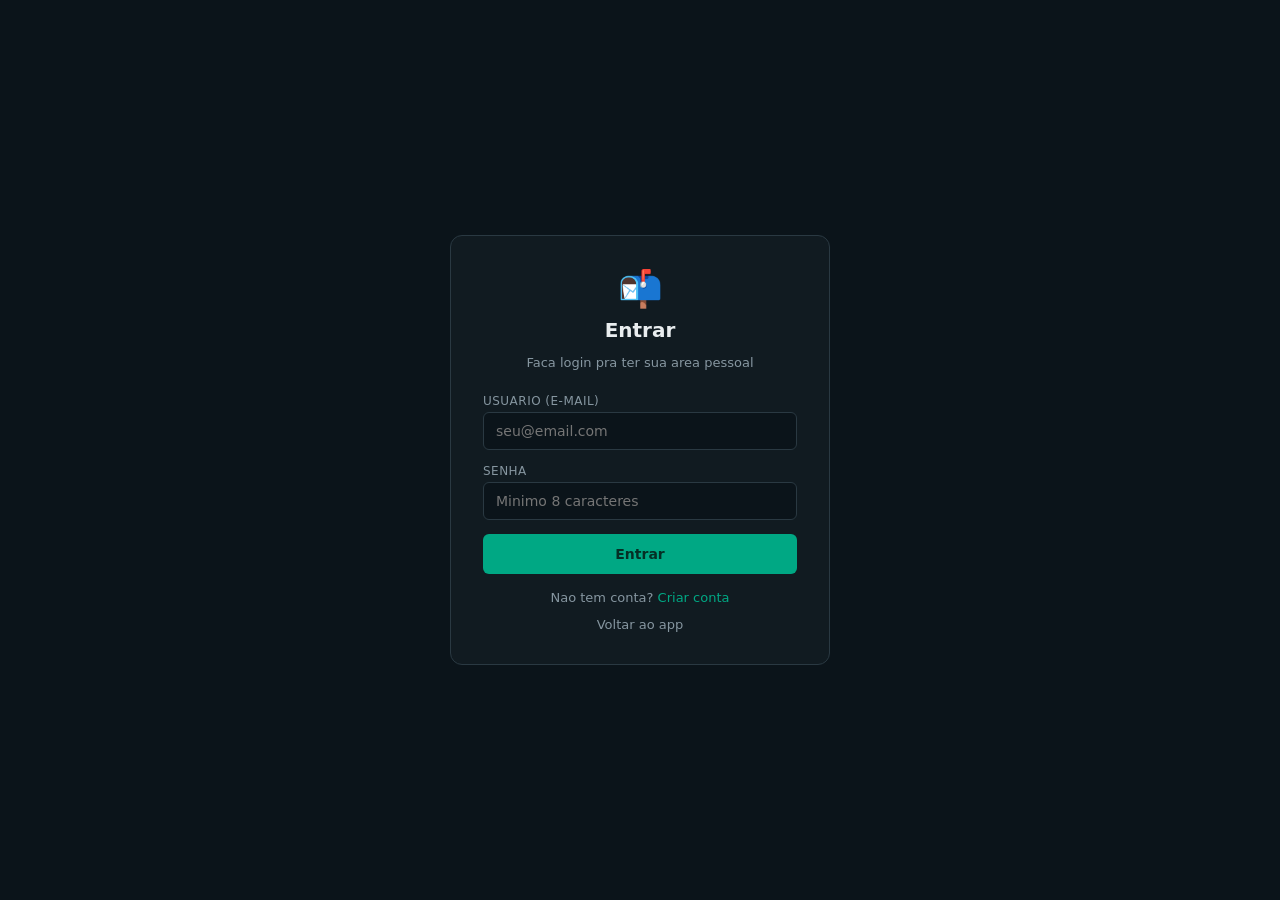
<file: frontend/login.html>
<!doctype html>
<html lang="pt-BR">
<head>
<meta charset="utf-8"/>
<meta name="viewport" content="width=device-width,initial-scale=1"/>
<title>Entrar — Caixa Postal</title>
<style>
:root{--bg:#0b141a;--panel:#111b21;--hdr:#202c33;--text:#e9edef;--sub:#8696a0;--stroke:#2a3942;--accent:#00a884;--hover:#2a3942;color-scheme:dark}
*{box-sizing:border-box}
html,body{margin:0;padding:0;height:100%;background:var(--bg);color:var(--text);font-family:-apple-system,Segoe UI,system-ui,Helvetica,Arial,sans-serif}
.wrap{display:flex;align-items:center;justify-content:center;min-height:100vh;padding:20px}
.card{background:var(--panel);border:1px solid var(--stroke);border-radius:12px;padding:32px;width:100%;max-width:380px}
.logo{text-align:center;font-size:36px;margin-bottom:8px}
h1{text-align:center;font-size:20px;margin:0 0 4px;font-weight:600}
.sub{text-align:center;color:var(--sub);font-size:13px;margin-bottom:24px}
label{display:block;color:var(--sub);font-size:12px;margin-bottom:4px;text-transform:uppercase;letter-spacing:.04em}
input{width:100%;background:var(--bg);color:var(--text);border:1px solid var(--stroke);border-radius:6px;padding:10px 12px;font-size:14px;margin-bottom:14px;outline:none;font-family:inherit}
input:focus{border-color:var(--accent)}
.btn{width:100%;background:var(--accent);color:#052f25;border:none;border-radius:6px;padding:12px;font-size:14px;font-weight:600;cursor:pointer;font-family:inherit}
.btn:hover{filter:brightness(1.1)}
.btn:disabled{opacity:.5;cursor:not-allowed}
.toggle{text-align:center;margin-top:16px;font-size:13px;color:var(--sub)}
.toggle a{color:var(--accent);text-decoration:none;cursor:pointer}
.toggle a:hover{text-decoration:underline}
.error{background:#2d1515;border:1px solid #ff5252;color:#ff8a8a;padding:8px 10px;border-radius:6px;font-size:13px;margin-bottom:14px;display:none}
.info{background:#152d25;border:1px solid var(--accent);color:#b3f0e0;padding:8px 10px;border-radius:6px;font-size:13px;margin-bottom:14px;display:none}
.back{text-align:center;margin-top:12px;font-size:13px}
.back a{color:var(--sub);text-decoration:none}
.back a:hover{color:var(--text)}
</style>
</head>
<body>
<div class="wrap">
  <div class="card">
    <div class="logo">📬</div>
    <h1 id="title">Entrar</h1>
    <p class="sub" id="subtitle">Faca login pra ter sua area pessoal</p>

    <div class="error" id="error"></div>
    <div class="info" id="info"></div>

    <form id="loginForm" onsubmit="return doLogin(event)">
      <div id="nameField" style="display:none">
        <label for="name">Nome</label>
        <input type="text" id="name" placeholder="Seu nome" autocomplete="name"/>
      </div>
      <label for="email">Usuario (e-mail)</label>
      <input type="email" id="email" placeholder="seu@email.com" required autocomplete="email"/>
      <label for="password">Senha</label>
      <input type="password" id="password" placeholder="Minimo 8 caracteres" required autocomplete="current-password" minlength="8"/>
      <div id="confirmField" style="display:none">
        <label for="confirm">Confirmar senha</label>
        <input type="password" id="confirm" placeholder="Repita a senha" autocomplete="new-password"/>
      </div>
      <button type="submit" class="btn" id="submitBtn">Entrar</button>
    </form>

    <div class="toggle" id="toggleRow">
      Nao tem conta? <a onclick="toggleMode()">Criar conta</a>
    </div>
    <div class="back">
      <a href="/">Voltar ao app</a>
    </div>
  </div>
</div>

<script>
let mode = 'login'; // login | signup

function toggleMode() {
  mode = mode === 'login' ? 'signup' : 'login';
  render();
}

function render() {
  const t = document.getElementById('title');
  const s = document.getElementById('subtitle');
  const nf = document.getElementById('nameField');
  const cf = document.getElementById('confirmField');
  const btn = document.getElementById('submitBtn');
  const tog = document.getElementById('toggleRow');
  document.getElementById('error').style.display = 'none';
  document.getElementById('info').style.display = 'none';

  if (mode === 'login') {
    t.textContent = 'Entrar';
    s.textContent = 'Faca login pra ter sua area pessoal';
    nf.style.display = 'none';
    cf.style.display = 'none';
    btn.textContent = 'Entrar';
    tog.innerHTML = 'Nao tem conta? <a onclick="toggleMode()">Criar conta</a>';
  } else {
    t.textContent = 'Criar conta';
    s.textContent = 'Registre-se para participar do hackathon';
    nf.style.display = 'block';
    cf.style.display = 'block';
    btn.textContent = 'Criar conta';
    tog.innerHTML = 'Ja tem conta? <a onclick="toggleMode()">Entrar</a>';
  }
}

function showError(msg) {
  const el = document.getElementById('error');
  el.textContent = msg;
  el.style.display = 'block';
}

function showInfo(msg) {
  const el = document.getElementById('info');
  el.textContent = msg;
  el.style.display = 'block';
}

async function doLogin(e) {
  e.preventDefault();
  const btn = document.getElementById('submitBtn');
  btn.disabled = true;
  document.getElementById('error').style.display = 'none';

  try {
    if (mode === 'login') {
      const r = await fetch('/auth/signin', {
        method: 'POST',
        headers: {'content-type': 'application/json'},
        body: JSON.stringify({
          email: document.getElementById('email').value,
          password: document.getElementById('password').value,
        }),
      });
      const d = await r.json();
      if (d.ok) {
        window.location.href = '/';
      } else {
        showError(d.message || 'Erro ao entrar');
      }
    } else {
      const pw = document.getElementById('password').value;
      const cf = document.getElementById('confirm').value;
      if (pw !== cf) { showError('Senhas nao coincidem'); return; }
      const r = await fetch('/auth/signup', {
        method: 'POST',
        headers: {'content-type': 'application/json'},
        body: JSON.stringify({
          email: document.getElementById('email').value,
          password: pw,
          name: document.getElementById('name').value || undefined,
        }),
      });
      const d = await r.json();
      if (d.ok) {
        // Server auto-confirmed and set the session cookie — go straight to app.
        window.location.href = '/';
      } else {
        showError(d.message || 'Erro ao criar conta');
      }
    }
  } catch(err) {
    showError('Erro de conexao');
  } finally {
    btn.disabled = false;
  }
}

render();
</script>
</body>
</html>
</file>
